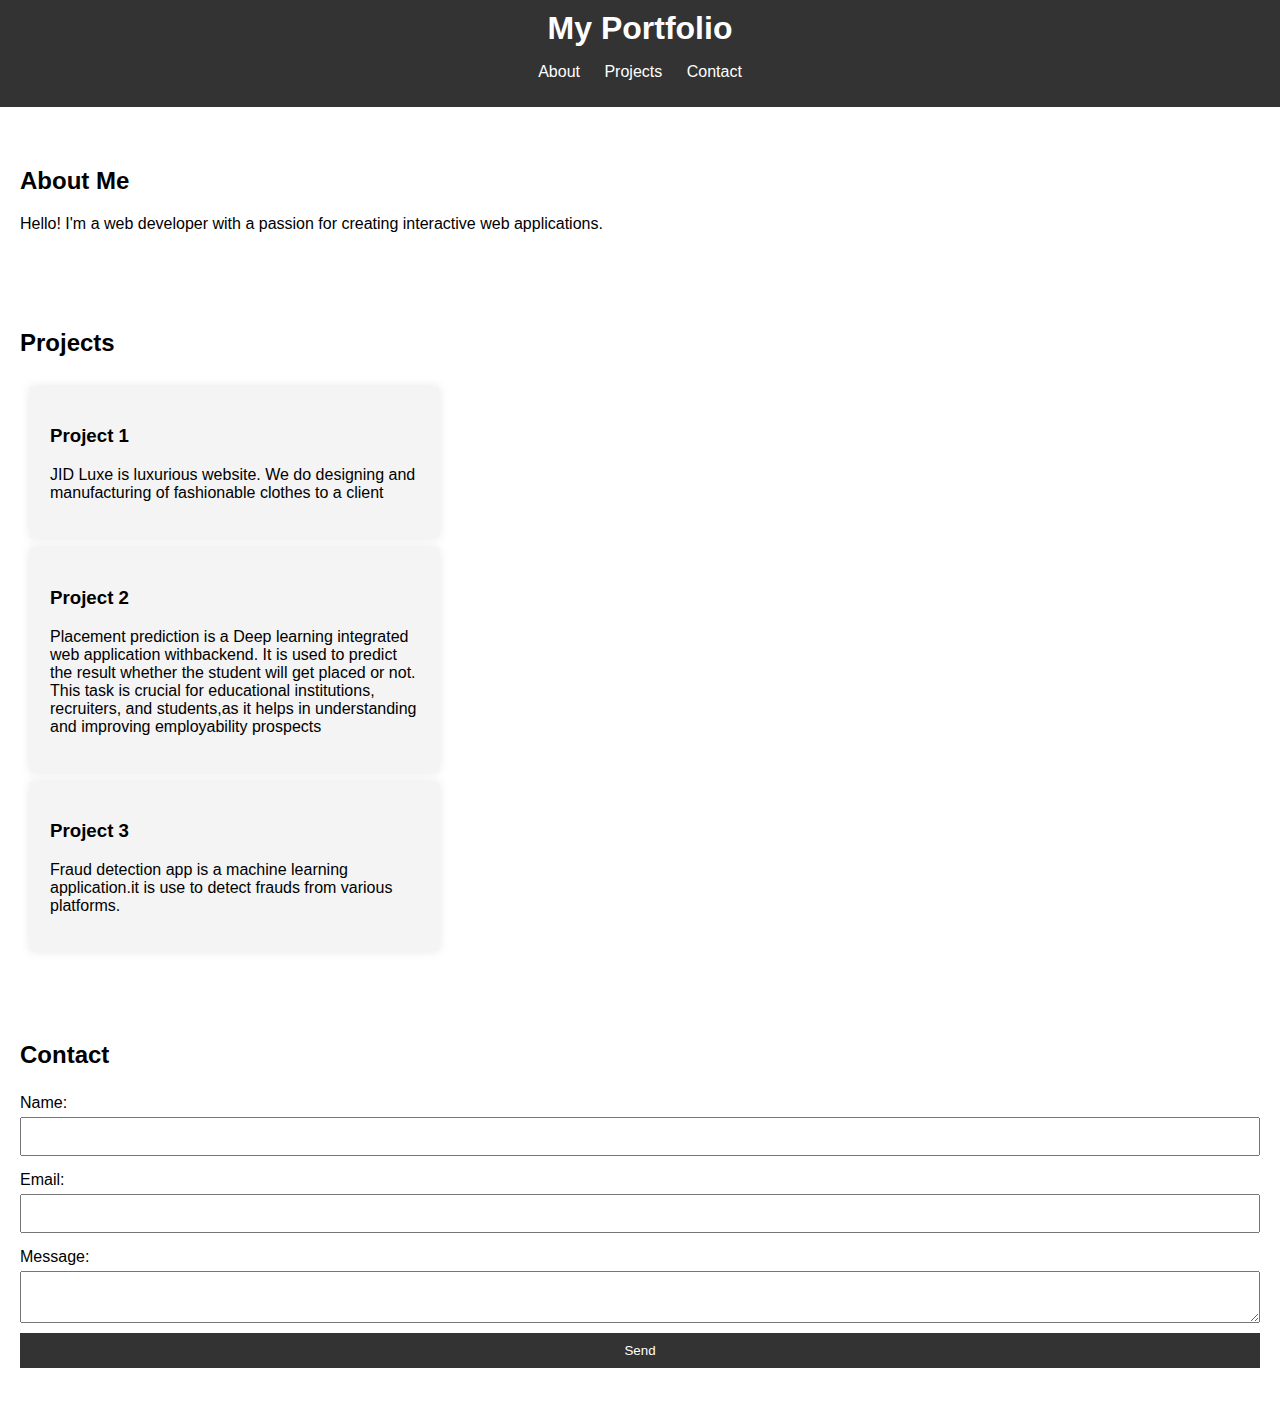
<file: Jukta_portfolio/index.html>
<!DOCTYPE html>
<html lang="en">
<head>
    <meta charset="UTF-8">
    <meta name="viewport" content="width=device-width, initial-scale=1.0">
    <title>Portfolio</title>
    <link rel="stylesheet" href="styles.css">
</head>
<body>
    <header>
        <h1>My Portfolio</h1>
        <nav>
            <ul>
                <li><a href="#about">About</a></li>
                <li><a href="#projects">Projects</a></li>
                <li><a href="#contact">Contact</a></li>
            </ul>
        </nav>
    </header>
    
    <section id="about">
        <h2>About Me</h2>
        <p>Hello! I'm a web developer with a passion for creating interactive web applications.</p>
    </section>
    
    <section id="projects">
        <h2>Projects</h2>
        <div id="project-list"></div>
    </section>
    
    <section id="contact">
        <h2>Contact</h2>
        <form id="contact-form">
            <label for="name">Name:</label>
            <input type="text" id="name" name="name" required>
            
            <label for="email">Email:</label>
            <input type="email" id="email" name="email" required>
            
            <label for="message">Message:</label>
            <textarea id="message" name="message" required></textarea>
            
            <button type="submit">Send</button>
        </form>
    </section>
    
    <script src="scripts.js"></script>
</body>
</html>
</file>
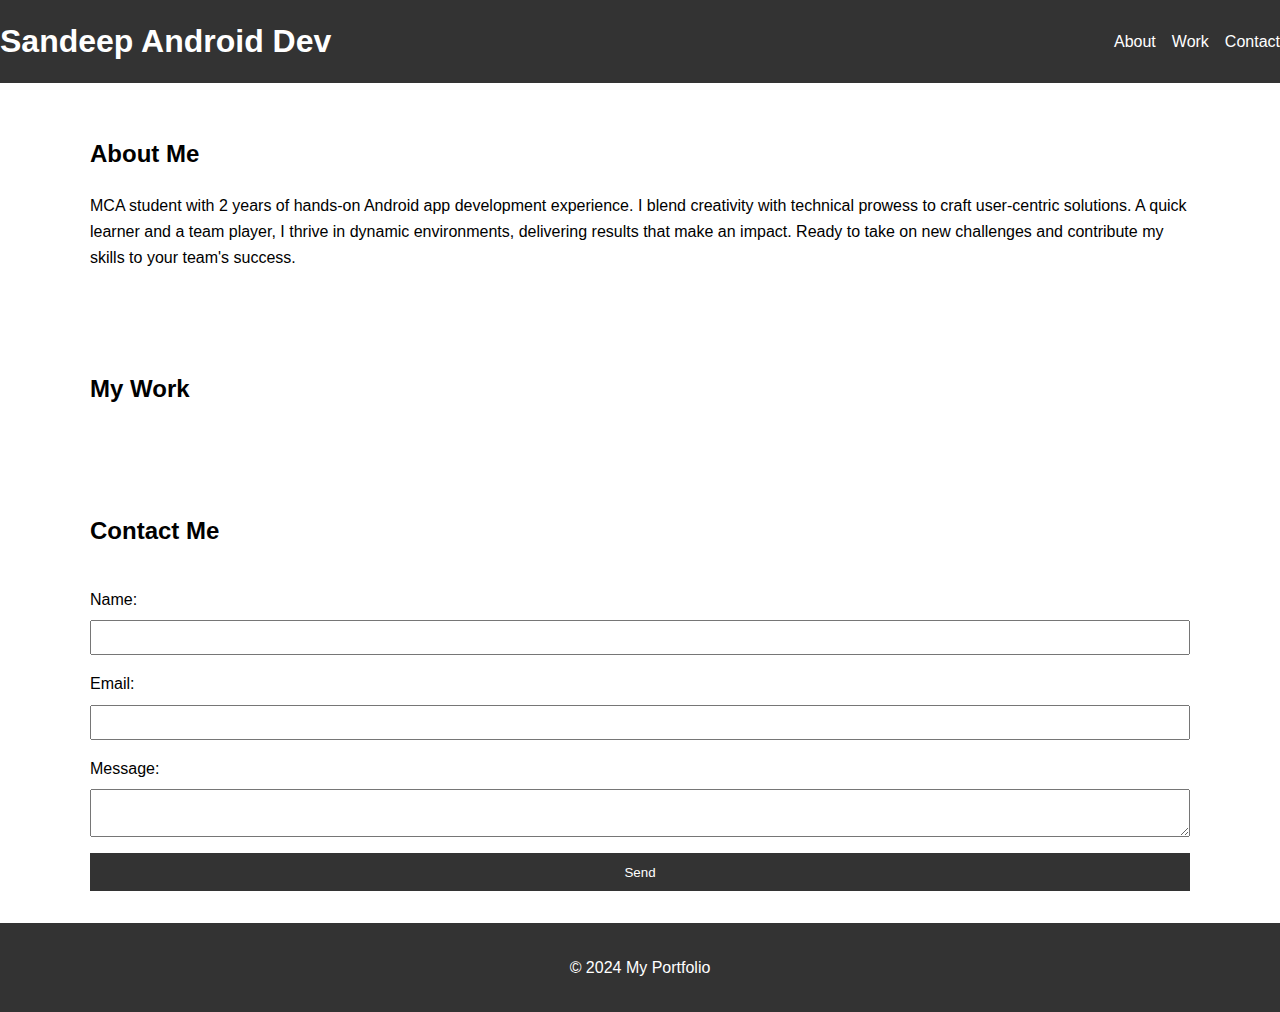
<file: Sandeep_Portfolio/index.html>
<!DOCTYPE html>
<html lang="en">
<head>
    <meta charset="UTF-8">
    <meta name="viewport" content="width=device-width, initial-scale=1.0">
    <title>Sandeep Portfolio</title>
    <link rel="stylesheet" href="css/styles.css">
</head>
<body>
    <header>
        <div class="container">
            <h1>Sandeep Android Dev</h1>
            <nav>
                <ul>
                    <li><a href="#about">About</a></li>
                    <li><a href="#work">Work</a></li>
                    <li><a href="#contact">Contact</a></li>
                </ul>
            </nav>
        </div>
    </header>
    
    <section id="about">
        <div class="container">
            <h2>About Me</h2>
            <p>MCA student with 2 years of hands-on Android app development experience. I blend creativity with technical prowess to craft user-centric solutions. A quick learner and a team player, I thrive in dynamic environments, delivering results that make an impact. Ready to take on new challenges and contribute my skills to your team's success.</p>
        </div>
    </section>

    <section id="work">
        <div class="container">
            <h2>My Work</h2>
            <div id="work-items">
                <!-- Work items will be inserted here by JavaScript -->
            </div>
        </div>
    </section>

    <section id="contact">
        <div class="container">
            <h2>Contact Me</h2>
            <form id="contact-form">
                <label for="name">Name:</label>
                <input type="text" id="name" name="name" required>
                
                <label for="email">Email:</label>
                <input type="email" id="email" name="email" required>
                
                <label for="message">Message:</label>
                <textarea id="message" name="message" required></textarea>
                
                <button type="submit">Send</button>
            </form>
        </div>
    </section>

    <footer>
        <div class="container">
            <p>&copy; 2024 My Portfolio</p>
        </div>
    </footer>

    <script src="js/scripts.js"></script>
</body>
</html>
</file>
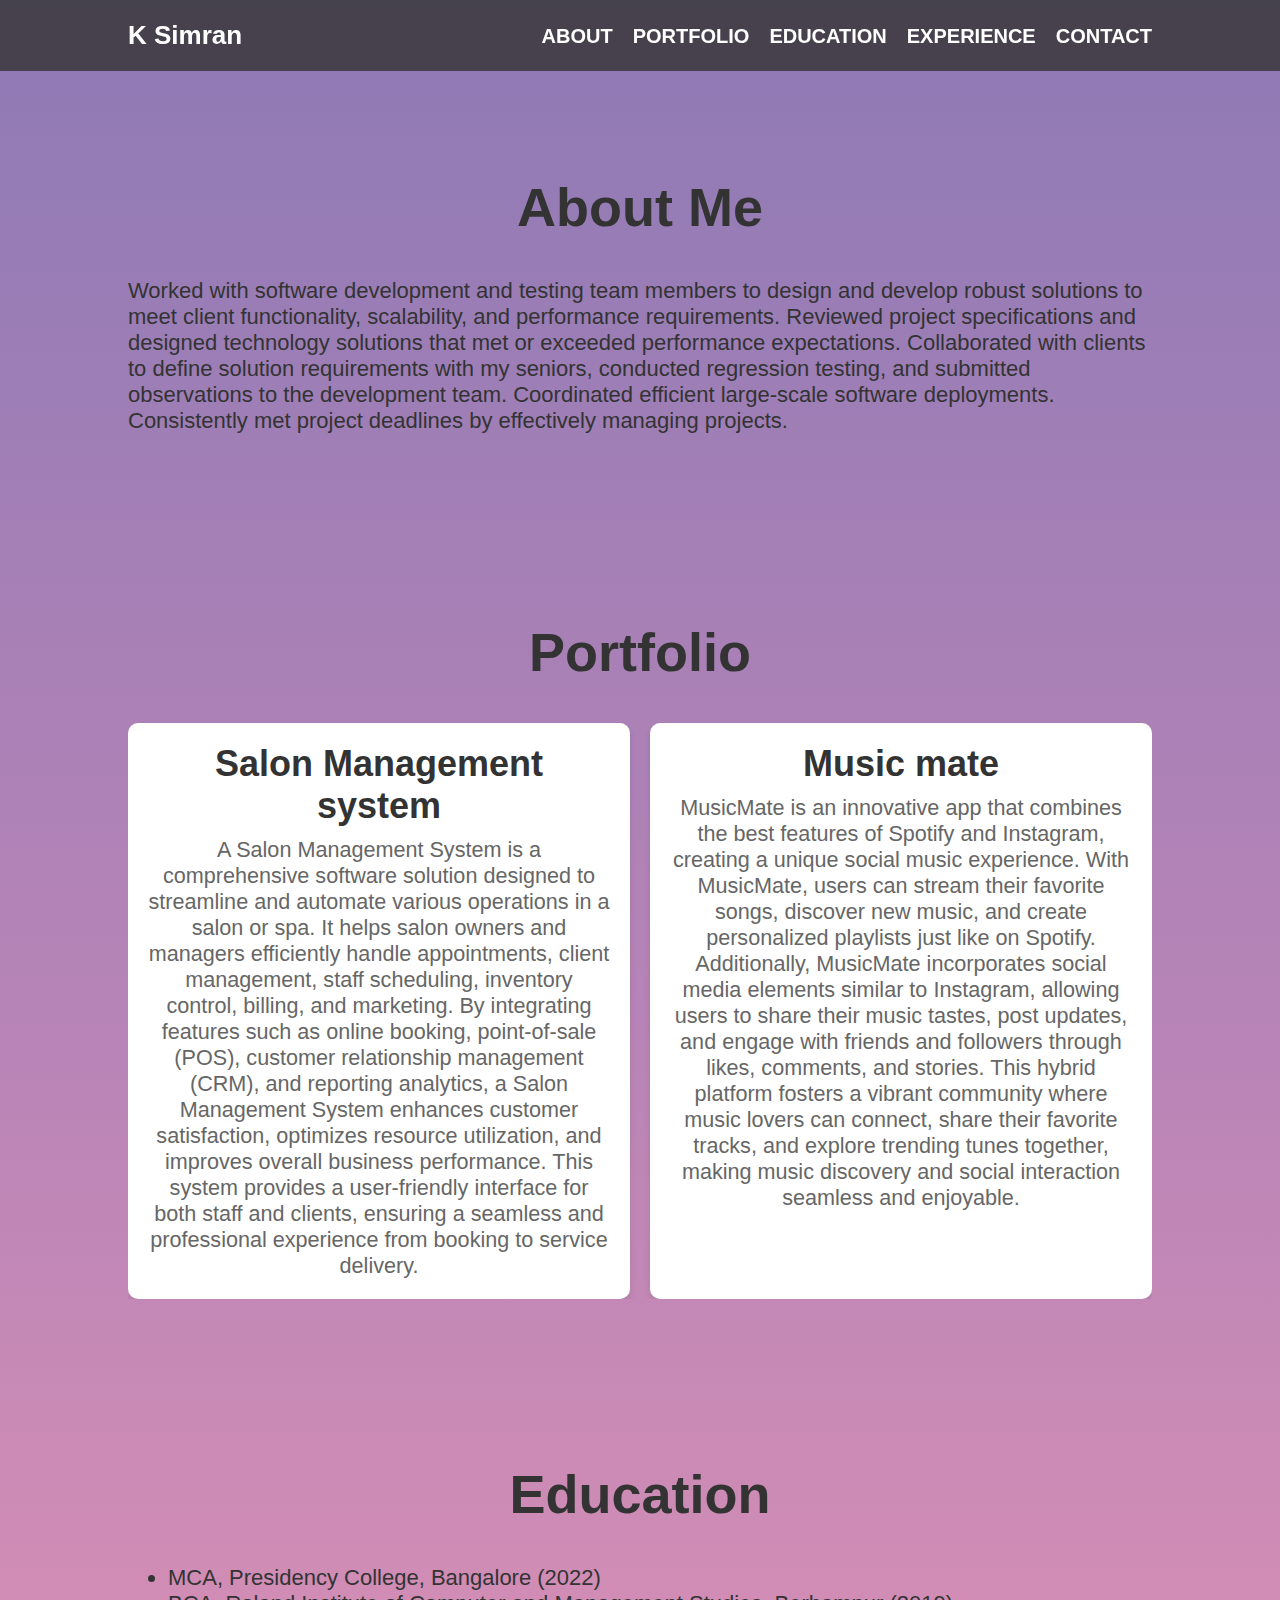
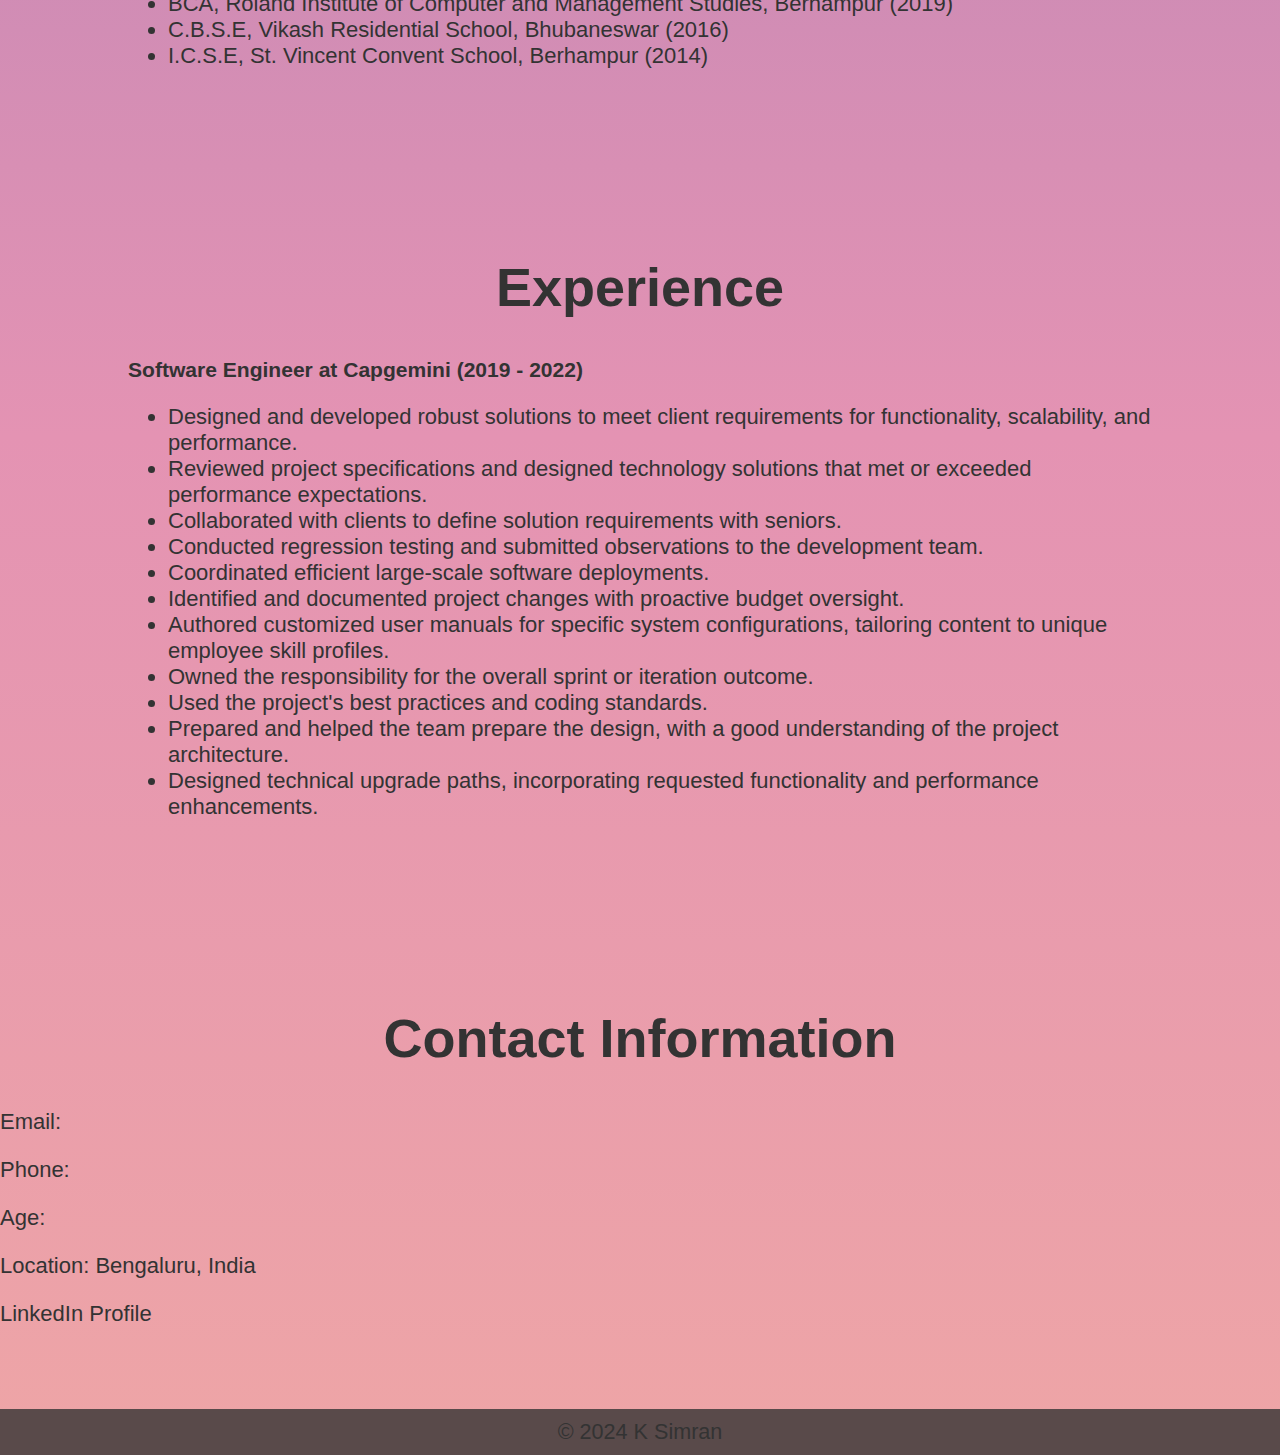
<file: Simran_Portfolio/index.html>
<!DOCTYPE html>
<html lang="en">
<head>
    <meta charset="UTF-8">
    <meta name="viewport" content="width=device-width, initial-scale=1.0">
    <title>K Simran Portfolio</title>
    <link rel="stylesheet" href="style.css">
    <link rel="stylesheet" href="https://cdnjs.cloudflare.com/ajax/libs/font-awesome/6.0.0-beta3/css/all.min.css">
</head>
<body>
    <header>
        <div class="container">
            <h1>K Simran</h1>
            <nav>
                <ul>
                    <li><a href="#about">About</a></li>
                    <li><a href="#portfolio">Portfolio</a></li>
                    <li><a href="#education">Education</a></li>
                    <li><a href="#experience">Experience</a></li>
                    <li><a href="#contact">Contact</a></li>
                </ul>
            </nav>
        </div>
    </header>
    <section id="about">
        <div class="container">
            <h2>About Me</h2>
            <p>Worked with software development and testing team members to design and develop robust solutions to meet client functionality, scalability, and performance requirements. Reviewed project specifications and designed technology solutions that met or exceeded performance expectations. Collaborated with clients to define solution requirements with my seniors, conducted regression testing, and submitted observations to the development team. Coordinated efficient large-scale software deployments. Consistently met project deadlines by effectively managing projects.</p>
        </div>
    </section>
    <section id="portfolio">
        <div class="container">
            <h2>Portfolio</h2>
            <div class="portfolio-grid">
                <div class="portfolio-item">
                    <div class="portfolio-details">
                        <h3>Salon Management system</h3>
                        <p>A Salon Management System is a comprehensive software solution designed to streamline and automate various operations in a salon or spa. It helps salon owners and managers efficiently handle appointments, client management, staff scheduling, inventory control, billing, and marketing. By integrating features such as online booking, point-of-sale (POS), customer relationship management (CRM), and reporting analytics, a Salon Management System enhances customer satisfaction, optimizes resource utilization, and improves overall business performance. This system provides a user-friendly interface for both staff and clients, ensuring a seamless and professional experience from booking to service delivery.</p>
                    </div>
                </div>
                <div class="portfolio-item">
                    <div class="portfolio-details">
                        <h3>Music mate</h3>
                        <p>MusicMate is an innovative app that combines the best features of Spotify and Instagram, creating a unique social music experience. With MusicMate, users can stream their favorite songs, discover new music, and create personalized playlists just like on Spotify. Additionally, MusicMate incorporates social media elements similar to Instagram, allowing users to share their music tastes, post updates, and engage with friends and followers through likes, comments, and stories. This hybrid platform fosters a vibrant community where music lovers can connect, share their favorite tracks, and explore trending tunes together, making music discovery and social interaction seamless and enjoyable.</p>
                    </div>
                </div>
                <!-- Add more portfolio items as needed -->
            </div>
        </div>
    </section>
    <section id="education">
        <div class="container">
            <h2>Education</h2>
            <ul>
                <li>MCA, Presidency College, Bangalore (2022)</li>
                <li>BCA, Roland Institute of Computer and Management Studies, Berhampur (2019)</li>
                <li>C.B.S.E, Vikash Residential School, Bhubaneswar (2016)</li>
                <li>I.C.S.E, St. Vincent Convent School, Berhampur (2014)</li>
            </ul>
        </div>
    </section>
    <section id="experience">
        <div class="container">
            <h2>Experience</h2>
            <h3>Software Engineer at Capgemini (2019 - 2022)</h3>
            <ul>
                <li>Designed and developed robust solutions to meet client requirements for functionality, scalability, and performance.</li>
                <li>Reviewed project specifications and designed technology solutions that met or exceeded performance expectations.</li>
                <li>Collaborated with clients to define solution requirements with seniors.</li>
                <li>Conducted regression testing and submitted observations to the development team.</li>
                <li>Coordinated efficient large-scale software deployments.</li>
                <li>Identified and documented project changes with proactive budget oversight.</li>
                <li>Authored customized user manuals for specific system configurations, tailoring content to unique employee skill profiles.</li>
                <li>Owned the responsibility for the overall sprint or iteration outcome.</li>
                <li>Used the project's best practices and coding standards.</li>
                <li>Prepared and helped the team prepare the design, with a good understanding of the project architecture.</li>
                <li>Designed technical upgrade paths, incorporating requested functionality and performance enhancements.</li>
            </ul>
        </div>
    </section>
    <section id="contact">
        <h2>Contact Information</h2>
        <p id="email">Email: </p>
        <p id="phone">Phone: </p>
        <p id="age">Age: </p>
        <p id="location">Location: Bengaluru, India</p>
        <p id="linkedin"><a href="https://www.linkedin.com/in/k-simran-071628168/">LinkedIn Profile</a></p>
    </section>
    <footer>
        <div class="container">
            <p>&copy; 2024 K Simran</p>
        </div>
    </footer>
    <script src="script.js"></script>
</body>
</html>
</file>
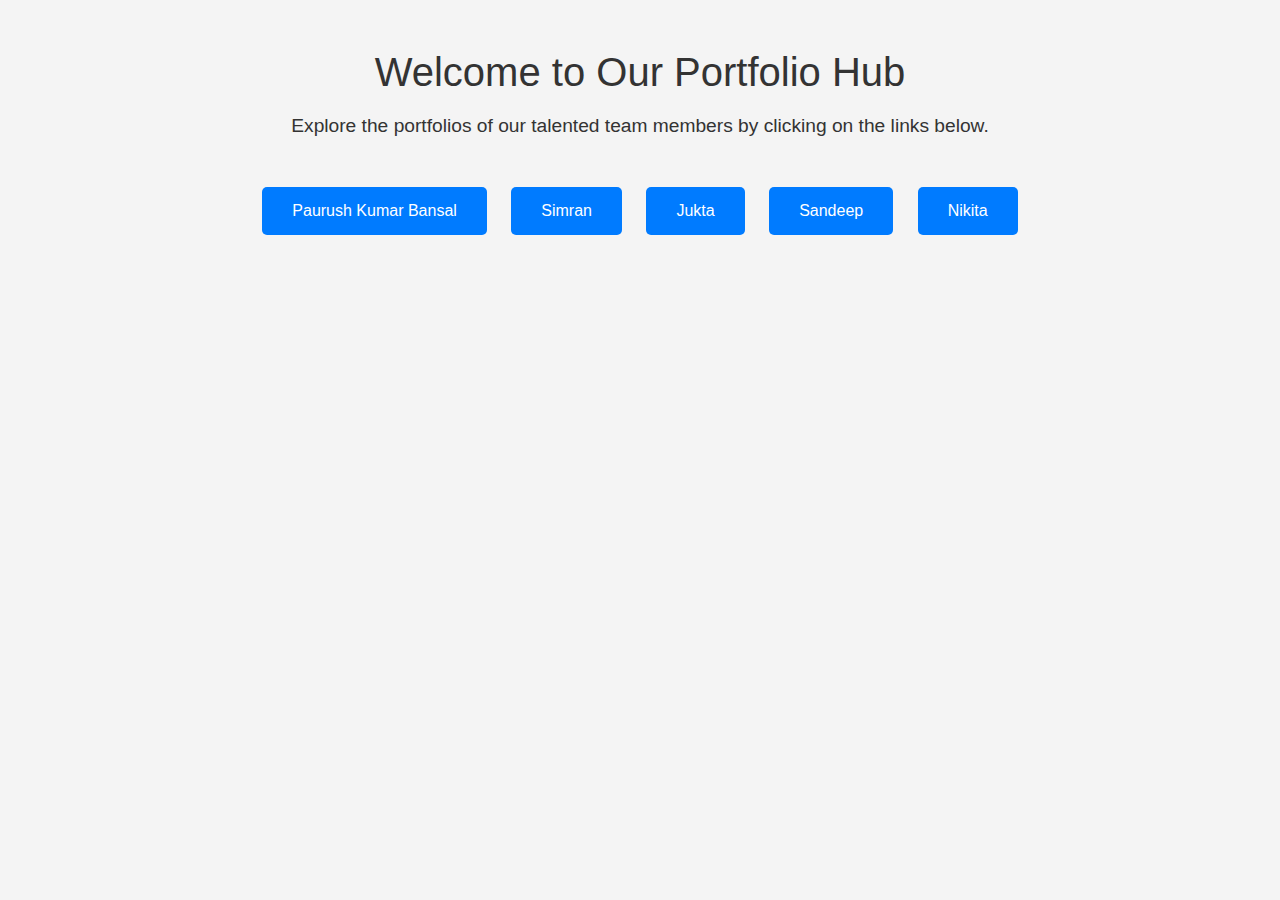
<file: home.html>
<!DOCTYPE html>
<html lang="en">
<head>
    <meta charset="UTF-8">
    <meta name="viewport" content="width=device-width, initial-scale=1.0">
    <title>Portfolio Hub</title>
    <style>
        body {
            font-family: Arial, sans-serif;
            margin: 0;
            padding: 0;
            background-color: #f4f4f4;
            color: #333;
        }
        .container {
            text-align: center;
            padding: 50px;
        }
        .title {
            font-size: 2.5em;
            margin-bottom: 20px;
        }
        .description {
            font-size: 1.2em;
            margin-bottom: 40px;
        }
        .portfolio-link {
            display: inline-block;
            margin: 10px;
            padding: 15px 30px;
            font-size: 1em;
            color: #fff;
            background-color: #007bff;
            text-decoration: none;
            border-radius: 5px;
            transition: background-color 0.3s;
        }
        .portfolio-link:hover {
            background-color: #0056b3;
        }
    </style>
</head>
<body>
    <div class="container">
        <div class="title">Welcome to Our Portfolio Hub</div>
        <div class="description">Explore the portfolios of our talented team members by clicking on the links below.</div>
        <a class="portfolio-link" href="../Group_1_Portfolio/Paurush_portfolio/index.php" target="_blank">Paurush Kumar Bansal</a>
        <a class="portfolio-link" href="../Group_1_Portfolio/Simran_Portfolio/index.html" target="_blank">Simran</a>
        <a class="portfolio-link" href="../Group_1_Portfolio/Jukta_portfolio/index.html" target="_blank">Jukta</a>
        <a class="portfolio-link" href="../Group_1_Portfolio/Sandeep_Portfolio/index.html" target="_blank">Sandeep</a>
        <a class="portfolio-link" href="../Group_1_Portfolio/Nikita_portfolio/index.html" target="_blank">Nikita</a>
    </div>
</body>
</html>
</file>
<file: Jukta_portfolio/styles.css>
body {
    font-family: Arial, sans-serif;
    margin: 0;
    padding: 0;
}

header {
    background: #333;
    color: #fff;
    padding: 10px 0;
    text-align: center;
}

header h1 {
    margin: 0;
}

nav ul {
    list-style: none;
    padding: 0;
}

nav ul li {
    display: inline;
    margin: 0 10px;
}

nav ul li a {
    color: #fff;
    text-decoration: none;
}

section {
    padding: 20px;
    margin: 20px 0;
}

#projects {
    display: flex;
    flex-wrap: wrap;
}

.project-item {
    background: #f4f4f4;
    margin: 10px;
    padding: 20px;
    width: calc(33% - 40px);
    box-shadow: 0 0 10px rgba(0, 0, 0, 0.1);
}

form {
    display: flex;
    flex-direction: column;
}

form label {
    margin: 5px 0;
}

form input, form textarea {
    padding: 10px;
    margin-bottom: 10px;
}

form button {
    padding: 10px;
    background: #333;
    color: #fff;
    border: none;
    cursor: pointer;
}
</file>
<file: Sandeep_Portfolio/css/styles.css>
body {
    font-family: Arial, sans-serif;
    line-height: 1.6;
    margin: 0;
    padding: 0;
}

header {
    background: #333;
    color: #fff;
    padding: 1rem 0;
}

header .container {
    display: flex;
    justify-content: space-between;
    align-items: center;
}

header h1 {
    margin: 0;
}

nav ul {
    list-style: none;
    margin: 0;
    padding: 0;
    display: flex;
}

nav ul li {
    margin-left: 1rem;
}

nav ul li a {
    color: #fff;
    text-decoration: none;
}

section {
    padding: 2rem 0;
}

section .container {
    max-width: 1100px;
    margin: 0 auto;
    padding: 0 2rem;
}

.work-item {
    margin-bottom: 2rem;
}

.work-item img {
    max-width: 100%;
    height: auto;
}

form {
    display: flex;
    flex-direction: column;
}

form label {
    margin-top: 1rem;
}

form input,
form textarea {
    padding: 0.5rem;
    margin-top: 0.5rem;
}

form button {
    margin-top: 1rem;
    padding: 0.7rem;
    background: #333;
    color: #fff;
    border: none;
    cursor: pointer;
}

footer {
    background: #333;
    color: #fff;
    text-align: center;
    padding: 1rem 0;
}
</file>
<file: Simran_Portfolio/style.css>
/* General Styling */
body {
    font-family: 'Open Sans', sans-serif;
    margin: 0;
    padding: 0;
    background: linear-gradient(to bottom, #8E7AB5, #B784B7, #E493B3, #EEA5A6);
    color: #333;
    font-size: 18px; /* Increased base font size */
}

p {
    font-family: 'Open Sans', sans-serif;
    color: #333;
    font-size: 22px; /* Increased base font size */
}

ul{
    font-family: 'Open Sans', sans-serif;
    color: #333;
    font-size: 22px; /* Increased base font size */ 
}
li{
    font-family: 'Open Sans', sans-serif;
    color: #333;
    font-size: 22px; /* Increased base font size */ 
}

a {
    color: #333;
    text-decoration: none;
}

a:hover {
    text-decoration: underline;
}

/* Header */
header {
    background-color: rgba(51, 51, 51, 0.8); /* Slightly transparent to let the gradient show through */
    color: #fff;
    padding: 20px 0;
    position: sticky;
    top: 0;
    width: 100%;
    z-index: 1000;
}

header .container {
    display: flex;
    justify-content: space-between;
    align-items: center;
}

header h1 {
    margin: 0;
    font-size: 26px; /* Increased font size */
}

header nav ul {
    list-style: none;
    margin: 0;
    padding: 0;
    display: flex;
}

header nav ul li {
    margin-left: 20px;
}

header nav ul li a {
    color: #fff;
    font-size: 20px; /* Increased font size */
    text-transform: uppercase;
    font-weight: bold;
}

/* Sections */
section {
    padding: 60px 0;
}

section h2 {
    text-align: center;
    margin-bottom: 40px;
    font-size: 3em; /* Increased font size */
    color: #333;
}

.container {
    width: 80%;
    margin: auto;
    overflow: hidden;
}

/* Portfolio Grid */
.portfolio-grid {
    display: grid;
    grid-template-columns: repeat(auto-fit, minmax(300px, 1fr));
    gap: 20px;
}

.portfolio-item {
    background: #fff;
    border-radius: 10px;
    overflow: hidden;
    box-shadow: 0 4px 6px rgba(0, 0, 0, 0.1);
    transition: transform 0.3s ease, box-shadow 0.3s ease;
}

.portfolio-item:hover {
    transform: translateY(-10px);
    box-shadow: 0 8px 16px rgba(0, 0, 0, 0.2);
}

.portfolio-item img {
    width: 100%;
    display: block;
}

.portfolio-details {
    padding: 20px;
    text-align: center;
}

.portfolio-details h3 {
    margin: 0 0 10px;
    font-size: 2em; /* Increased font size */
    color: #333;
}

.portfolio-details p {
    margin: 0;
    color: #666;
    font-size: 1.2em; /* Increased font size */
}

/* Contact Section */
section#contact ul {
    list-style: none;
    padding: 0;
}

section#contact ul li {
    margin-bottom: 10px;
    font-size: 1.4em; /* Increased font size */
}

/* Footer */
footer {
    background: rgba(51, 51, 51, 0.8); /* Slightly transparent to let the gradient show through */
    color: #fff;
    text-align: center;
    padding: 10px 0;
}

footer .container {
    display: flex;
    justify-content: center;
}

footer p {
    margin: 0;
    font-size: 1.2em; /* Increased font size */
}
</file>
